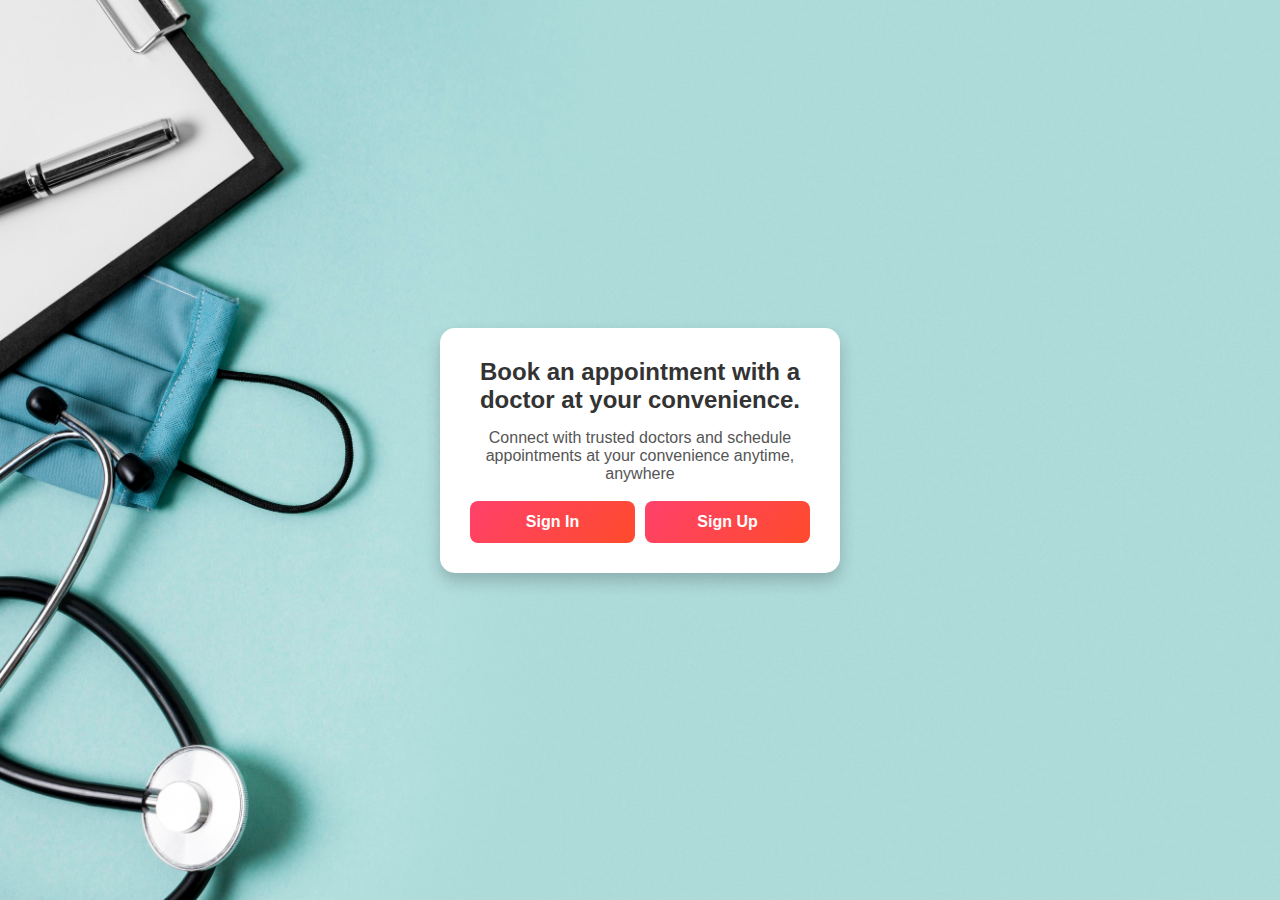
<file: index.html>
<!DOCTYPE html>
<html lang="en">
<head>
    <meta charset="UTF-8">
    <meta name="viewport" content="width=device-width, initial-scale=1.0">
    <title>Doctor Appointment System</title>
    <link rel="stylesheet" href="styles.css">
</head>
<body>
    
    
    
    <div class="home-container">
        <h2>Book an appointment with a doctor at your convenience.</h2>
        <p>Connect with trusted doctors and schedule appointments at your convenience anytime, anywhere</p>
        <br>
        <div class="button-group">
            <a href="login.html" class="button">Sign In</a>
            <a href="signup.html" class="button">Sign Up</a>
        </div>
    </div>
</body>
</html>
</file>
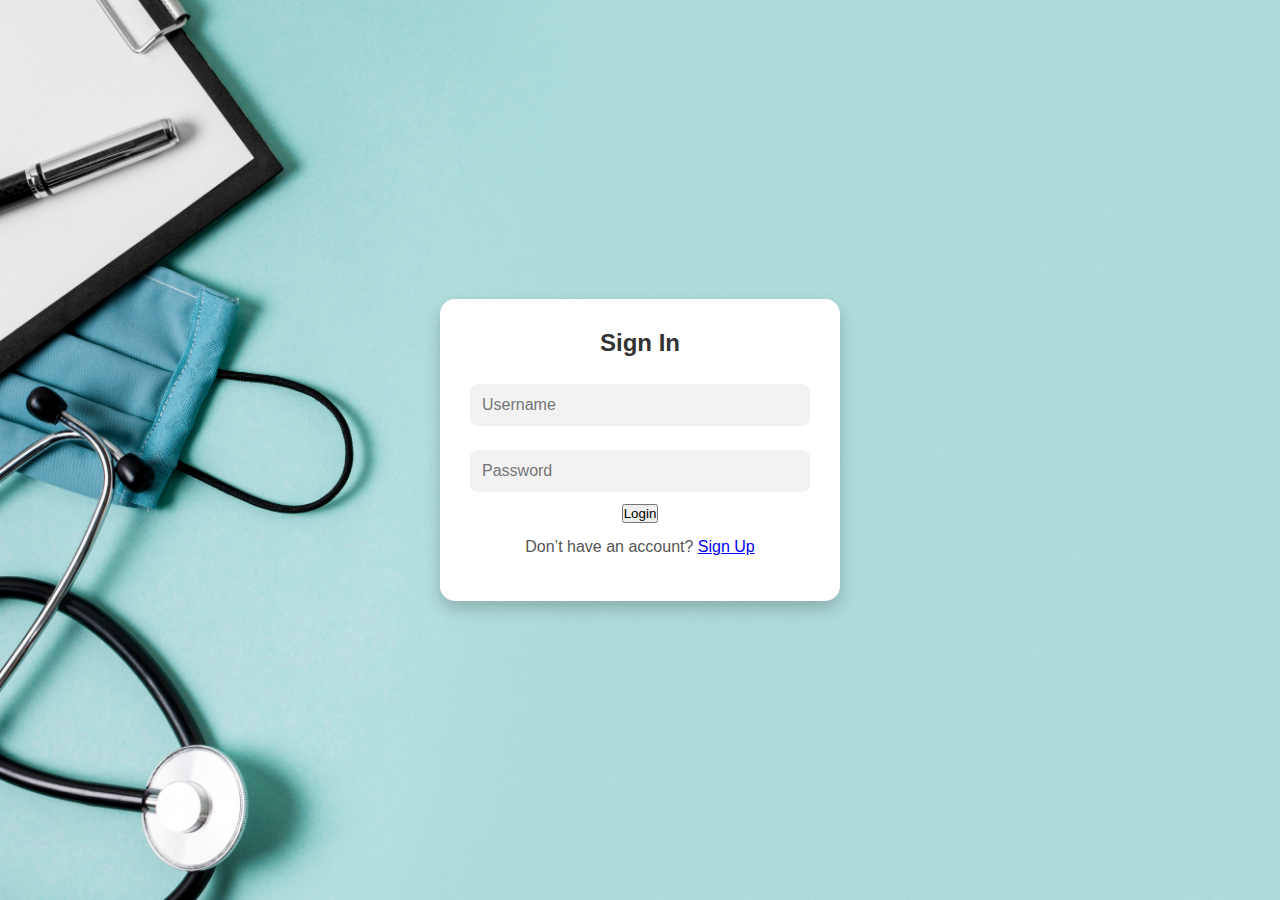
<file: appointment.html>
<!DOCTYPE html>
<html lang="en">
<head>
    <meta charset="UTF-8">
    <meta name="viewport" content="width=device-width, initial-scale=1.0">
    <title>Book Appointment</title>
    <link rel="stylesheet" href="styles.css">
</head>
<body>
    <div class="appointment-container">
        <h2>Book an Appointment</h2>
        <form id="appointmentForm">
            <input type="text" id="patientName" placeholder="Your Name" required>
            <input type="date" id="appointmentDate" required>
            <select id="doctorName" required>
                <option value="" disabled selected>Select Doctor</option>
                <option value="Dr. Smith">Dr. Smith</option>
                <option value="Dr. John">Dr. John</option>
                <option value="Dr. Brown">Dr. Brown</option>
            </select>
            <button type="button" onclick="bookAppointment()">Book Appointment</button>
        </form>
        <p id="bookingMessage"></p>
    </div>
    <script src="scripts.js"></script>
</body>
</html>
</file>
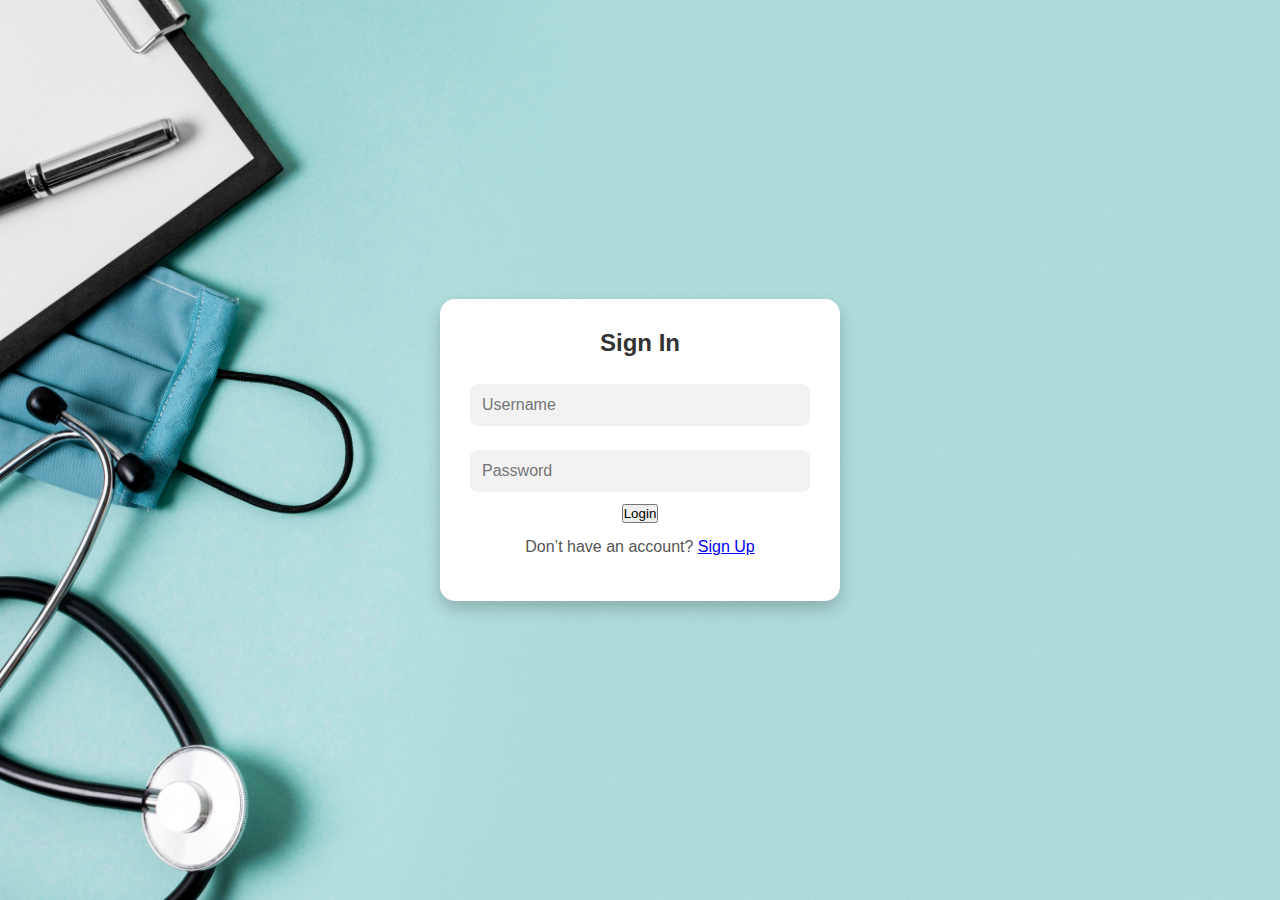
<file: login.html>
<!DOCTYPE html>
<html lang="en">
<head>
    <meta charset="UTF-8">
    <meta name="viewport" content="width=device-width, initial-scale=1.0">
    <title>Login</title>
    <link rel="stylesheet" href="styles.css">
</head>
<body>
    <div class="form-container">
        <h2>Sign In</h2>
        <form id="loginForm">
            <input type="text" id="username" placeholder="Username" required>
            <input type="password" id="password" placeholder="Password" required>
            <button type="button" onclick="login()">Login</button>
        </form>
        <p>Don’t have an account? <a href="signup.html">Sign Up</a></p>
        <p id="loginMessage"></p>
    </div>
    <script src="scripts.js"></script>
</body>
</html>
</file>
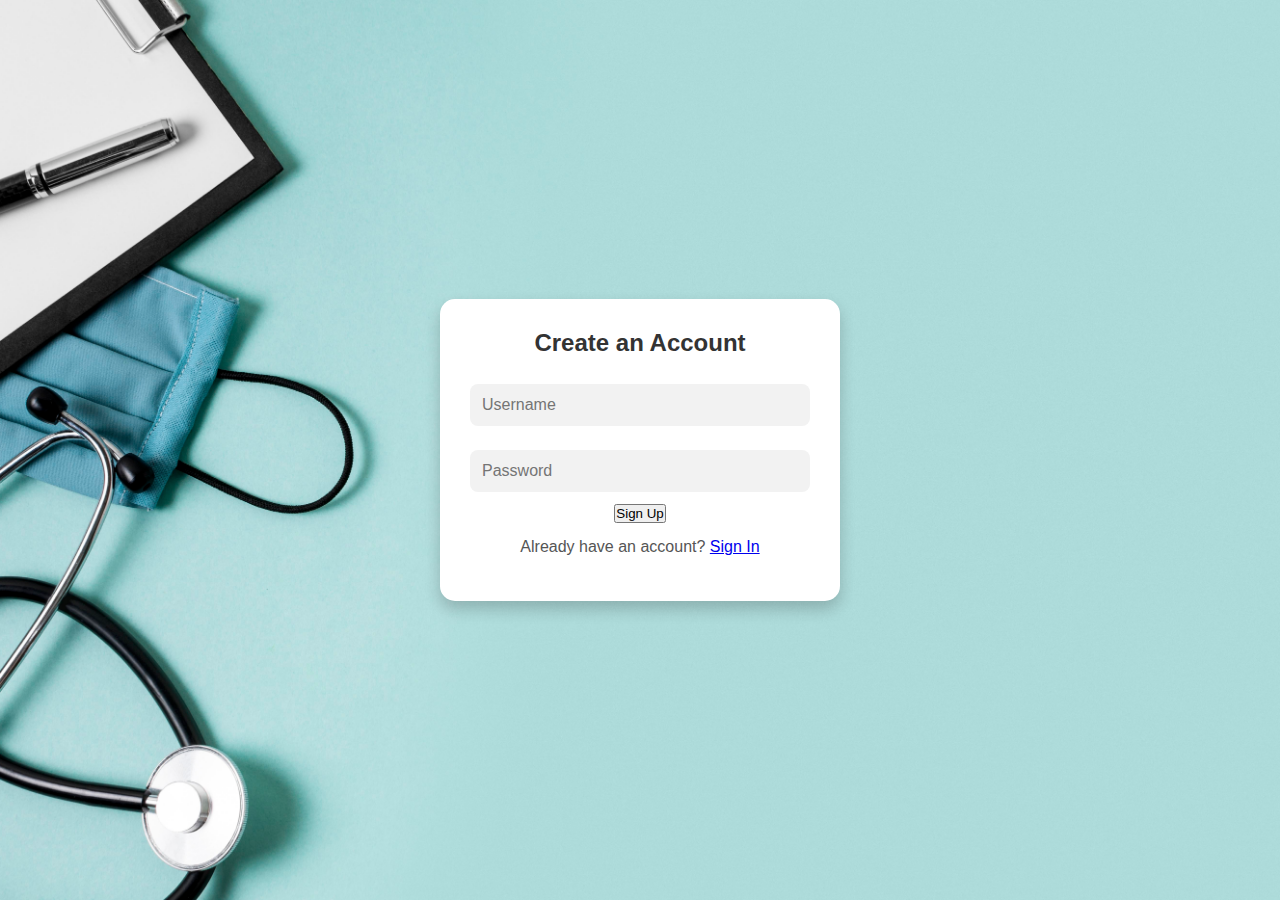
<file: signup.html>
<!DOCTYPE html>
<html lang="en">
<head>
    <meta charset="UTF-8">
    <meta name="viewport" content="width=device-width, initial-scale=1.0">
    <title>Sign Up</title>
    <link rel="stylesheet" href="styles.css">
</head>
<body>
    <div class="form-container">
        <h2>Create an Account</h2>
        <form id="signupForm">
            <input type="text" id="newUsername" placeholder="Username" required>
            <input type="password" id="newPassword" placeholder="Password" required>
            <button type="button" onclick="signUp()">Sign Up</button>
        </form>
        <p>Already have an account? <a href="login.html">Sign In</a></p>
        <p id="signupMessage"></p>
    </div>
    <script src="scripts.js"></script>
</body>
</html>
</file>
<file: styles.css>
/* Basic Reset */
* {
    margin: 0;
    padding: 0;
    box-sizing: border-box;
    font-family: 'Arial', sans-serif;
}

body {
    background-image: url('./health-still-life-with-copy-space.jpg'); /* Replace with the path to your image */
    background-size: cover; /* Ensures the image covers the entire screen */
    background-repeat: no-repeat; /* Prevents the image from repeating */
    background-position: center; /* Centers the image */
    display: flex;
    justify-content: center;
    align-items: center;
    height: 100vh;
    margin: 0;
    

}


.home-container, .form-container, .appointment-container {
    width: 100%;
    max-width: 400px;
    padding: 30px;
    border-radius: 15px;
    background-color: #ffffff;
    box-shadow: 0 8px 16px rgba(0, 0, 0, 0.2);
    text-align: center;
    transition: transform 0.3s ease;
}


h1, h2 {
    margin-bottom: 15px;
    color: #333;
}

p {
    color: #555;
    margin-top: 15px;
}

input[type="text"], input[type="password"], input[type="date"], select {
    width: 100%;
    padding: 12px;
    margin: 12px 0;
    border: none;
    border-radius: 8px;
    background-color: #f2f2f2;
    font-size: 1em;
    color: #555;
    transition: background 0.3s ease;
}

input:focus, select:focus {
    background-color: #e0e0e0;
    outline: none;
}

.button-group {
    display: flex;
    gap: 10px;
}

.button {
    flex: 1;
    padding: 12px;
    text-decoration: none;
    color: #fff;
    background: linear-gradient(135deg, #ff416c 0%, #ff4b2b 100%);
    border-radius: 8px;
    font-weight: bold;
    text-align: center;
}

button, .button {
    transition: background 0.3s ease, transform 0.2s;
}

button:hover, .button:hover {
    background: linear-gradient(135deg, #ff4b2b 0%, #ff416c 100%);
    transform: scale(1.05);
}

button:active, .button:active {
    transform: scale(0.98);
}
</file>
